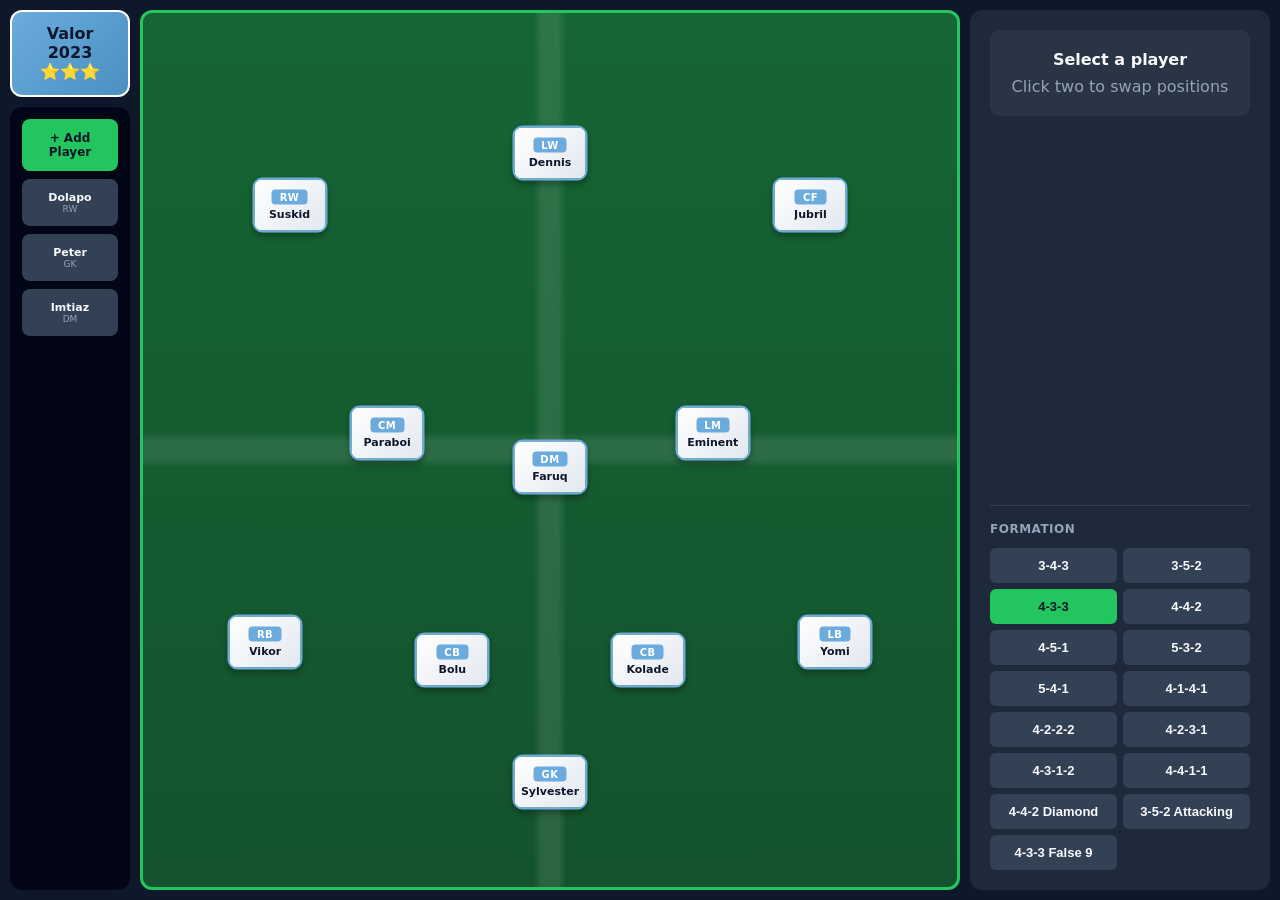
<file: index.html>
<!-- index.html -->
<!DOCTYPE html>
<html lang="en">
<html lang="en">
<head>
  <meta charset="UTF-8">
  <meta name="viewport" content="width=device-width, initial-scale=1.0">
  <title>Luviko</title>
  <link rel="stylesheet" href="style.css">
</head>
<body>
  <div id="app">
    <div id="sidebar-left">
      <div class="squad-header">
        <div class="squad-title" contenteditable="true" id="squad-name" spellcheck="false">Squad Name</div>
        <!-- div class="hint"></div-->
      </div>
      <div id="subs">
        <div class="sub add-btn" onclick="openModal('add')">+ Add Player</div>
      </div>
    </div>
    
    <div id="pitch"></div>
    
    <div id="panel">
      <div id="player-details">
        <div class="empty-state">
          <div class="hint-large">Select a player</div>
          <div class="hint-small">Click two to swap positions</div>
        </div>
      </div>
      
      <div id="swap-section" class="hidden">
        <div class="swap-preview">
          <div id="swap-p1"></div>
          <span class="swap-arrow">⇄</span>
          <div id="swap-p2"></div>
        </div>
        <button class="btn-swap" onclick="executeSwap()">Confirm Swap</button>
        <button class="btn-cancel" onclick="clearSelection()">Cancel</button>
      </div>
      
      <div class="formations">
        <h4>Formation</h4>
        <div class="formation-grid" id="formation-list"></div>
      </div>
    </div>
  </div>
  
  <!-- Modal -->
  <div id="modal" class="modal hidden">
    <div class="modal-content">
      <div class="modal-header">
        <h3 id="modal-title">Add Player</h3>
        <button class="modal-close" onclick="closeModal()">&times;</button>
      </div>
      <div class="modal-body">
        <div class="form-group">
          <label>Player Name</label>
          <input type="text" id="input-name" placeholder="e.g. Lionel Messi" autocomplete="off">
        </div>
        <div class="form-group">
          <label>Position</label>
          <select id="input-role">
            <option value="GK">GK - Goalkeeper</option>
            <option value="CB">CB - Center Back</option>
            <option value="LB">LB - Left Back</option>
            <option value="RB">RB - Right Back</option>
            <option value="LWB">LWB - Left Wing Back</option>
            <option value="RWB">RWB - Right Wing Back</option>
            <option value="CDM">DM - Defensive Mid</option>
            <option value="CM">CM - Central Mid</option>
            <option value="CAM">CAM - Attacking Mid</option>
            <option value="LM">LM - Left Mid</option>
            <option value="RM">RM - Right Mid</option>
            <option value="LW">LW - Left Winger</option>
            <option value="RW">RW - Right Winger</option>
            <option value="ST">ST - Striker</option>
            <option value="CF">CF - Center Forward</option>
          </select>
        </div>
      </div>
      <div class="modal-footer">
        <button class="btn-secondary" onclick="closeModal()">Cancel</button>
        <button class="btn-primary" onclick="savePlayer()">Save</button>
      </div>
    </div>
  </div>
  
  <script src="app.js"></script>
</body>
</html>
</file>
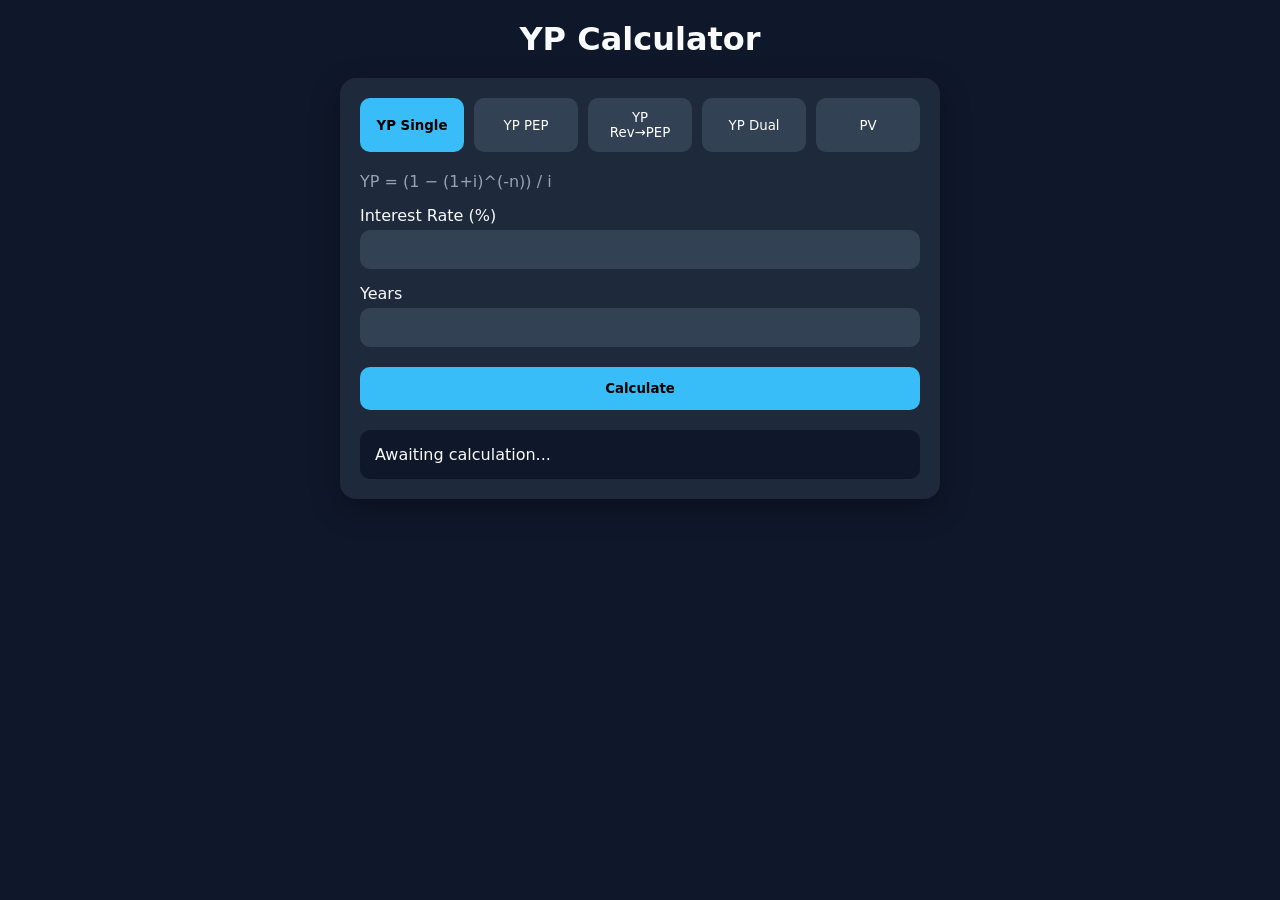
<file: yp.html>
<!DOCTYPE html>
<html lang="en">
<head>
<meta charset="UTF-8">
<meta name="viewport" content="width=device-width, initial-scale=1.0">

<title>YP Calculator</title>

<style>
:root{
    --bg:#0f172a;
    --card:#1e293b;
    --accent:#38bdf8;
    --text:#f8fafc;
    --muted:#94a3b8;
}

*{
    margin:0;
    padding:0;
    box-sizing:border-box;
    font-family:system-ui,sans-serif;
}

body{
    background:var(--bg);
    color:var(--text);
    padding:20px;
}

.container{
    max-width:600px;
    margin:auto;
}

.title{
    text-align:center;
    margin-bottom:20px;
}

.card{
    background:var(--card);
    border-radius:16px;
    padding:20px;
    box-shadow:0 10px 30px rgba(0,0,0,.3);
}

.tabs{
    display:flex;
    gap:10px;
    margin-bottom:20px;
}

.tab{
    flex:1;
    padding:12px;
    border:none;
    border-radius:10px;
    background:#334155;
    color:white;
    cursor:pointer;
}

.tab.active{
    background:var(--accent);
    color:black;
    font-weight:bold;
}

.section{
    display:none;
}

.section.active{
    display:block;
}

label{
    display:block;
    margin-top:15px;
    margin-bottom:5px;
}

input{
    width:100%;
    padding:12px;
    border:none;
    border-radius:10px;
    background:#334155;
    color:white;
}

button.calc{
    width:100%;
    margin-top:20px;
    padding:14px;
    border:none;
    border-radius:10px;
    background:var(--accent);
    color:black;
    font-weight:bold;
    cursor:pointer;
}

.result{
    margin-top:20px;
    background:#0f172a;
    padding:15px;
    border-radius:10px;
}

.formula{
    color:var(--muted);
    margin-bottom:10px;
}
</style>
</head>
<body>

<div class="container">

<h1 class="title">YP Calculator</h1>

<div class="card">

<div class="tabs">
    <button class="tab active" onclick="showTab('single',this)">
        YP Single
    </button>

    <button class="tab" onclick="showTab('pep',this)">
        YP PEP
    </button>
    <button class="tab" onclick="showTab('revpep',this)">
        YP Rev→PEP
    </button>
    <button class="tab" onclick="showTab('dual',this)">
        YP Dual
    </button>

    <button class="tab" onclick="showTab('pv',this)">
        PV
    </button>
</div>

<!-- SINGLE RATE -->
<div class="section active" id="single">

<div class="formula">
YP = (1 − (1+i)^(-n)) / i
</div>

<label>Interest Rate (%)</label>
<input type="number" id="srRate">

<label>Years</label>
<input type="number" id="srYears">

<button class="calc" onclick="calcSingle()">
Calculate
</button>

<div class="result" id="singleResult">
Awaiting calculation...
</div>

</div>

<!-- PEP -->
<div class="section" id="pep">

<div class="formula">
YP = 1 / i
</div>

<label>Interest Rate (%)</label>
<input type="number" id="pepRate">

<button class="calc" onclick="calcPep()">
Calculate
</button>

<div class="result" id="pepResult">
Awaiting calculation...
</div>

</div>

<!-- Rev PEP-->
<div class="section" id="revpep">

    <div class="formula">
        YP = 1 / Ai
    </div>

    <label>Interest Rate (%)</label>
    <input type="number" id="revRate">

    <label>Years</label>
    <input type="number" id="revYears">

    <button class="calc" onclick="calcRevPep()">
        Calculate
    </button>

    <div class="result" id="revResult">
        Awaiting calculation...
    </div>

</div>

<div class="section" id="dual">

<div class="formula">
YP = 1 / ( i + SF )
</div>

<label>Yield Rate (%)</label>
<input type="number" id="dualYield">

<label>Sinking Fund Rate (%)</label>
<input type="number" id="dualSfRate">

<label>Years</label>
<input type="number" id="dualYears">

<button class="calc" onclick="calcDual()">
Calculate
</button>

<div class="result" id="dualResult">
Awaiting calculation...
</div>

</div>

<div class="section" id="pv">

<div class="formula">
PV = 1 / (1+i)^n
</div>

<label>Interest Rate (%)</label>
<input type="number" id="pvRate">

<label>Years</label>
<input type="number" id="pvYears">

<button class="calc" onclick="calcPV()">
Calculate
</button>

<div class="result" id="pvResult">
Awaiting calculation...
</div>

</div>
</div>

</div>

<script>

function showTab(id,btn){

document
.querySelectorAll('.section')
.forEach(sec=>sec.classList.remove('active'));

document
.querySelectorAll('.tab')
.forEach(tab=>tab.classList.remove('active'));

document
.getElementById(id)
.classList.add('active');

btn.classList.add('active');
}

function calcSingle(){

let rate =
parseFloat(document.getElementById('srRate').value);

let years =
parseFloat(document.getElementById('srYears').value);

if(!rate || !years){
alert("Enter valid values");
return;
}

let i = rate/100;

let yp =
(1 - Math.pow(1+i,-years))/i;

document.getElementById('singleResult').innerHTML = `
<b>YP Single Rate</b><br><br>

Rate: ${rate}%<br>
Years: ${years}<br><br>

Result:<br>
<h2>${yp.toFixed(4)}</h2>
`;
}

function calcPep(){

let rate =
parseFloat(document.getElementById('pepRate').value);

if(!rate){
alert("Enter valid rate");
return;
}

let i = rate/100;

let yp = 1/i;

document.getElementById('pepResult').innerHTML = `
<b>YP Perpetuity</b><br><br>

Rate: ${rate}%<br><br>

Result:<br>
<h2>${yp.toFixed(4)}</h2>
`;
}

function calcRevPep(){

    let rate =
    parseFloat(document.getElementById('revRate').value);

    let years =
    parseFloat(document.getElementById('revYears').value);

    if(!rate || !years){
        alert("Enter valid values");
        return;
    }

    let i = rate / 100;

    let A = Math.pow(1 + i, years);

    let Ai = A * i;

    let yp = 1 / Ai;

    document.getElementById('revResult').innerHTML = `
        <b>YP Reversionary to Perpetuity</b><br><br>

        Interest Rate: ${rate}%<br>
        Years: ${years}<br><br>

        A = (1+i)<sup>n</sup> = ${A.toFixed(6)}<br>
        Ai = A × i = ${Ai.toFixed(6)}<br><br>

        <b>YP = 1/Ai</b><br>

        <h2>${yp.toFixed(4)}</h2>
    `;
}

function calcDual(){

let yieldRate =
parseFloat(document.getElementById('dualYield').value);

let sfRate =
parseFloat(document.getElementById('dualSfRate').value);

let years =
parseFloat(document.getElementById('dualYears').value);

if(!yieldRate || !sfRate || !years){
alert("Enter valid values");
return;
}

let i = yieldRate / 100;

let s = sfRate / 100;

let sf =
s / (Math.pow(1+s, years)-1);

let yp =
1 / (i + sf);

document.getElementById('dualResult').innerHTML = `
<b>YP Dual Rate</b><br><br>

Yield Rate: ${yieldRate}%<br>
Sinking Fund Rate: ${sfRate}%<br>
Years: ${years}<br><br>

SF = ${sf.toFixed(6)}<br><br>

<h2>${yp.toFixed(4)}</h2>
`;
}

function calcPV(){

let rate =
parseFloat(document.getElementById('pvRate').value);

let years =
parseFloat(document.getElementById('pvYears').value);

if(!rate || !years){
alert("Enter valid values");
return;
}

let i = rate / 100;

let pv =
1 / Math.pow(1+i, years);

document.getElementById('pvResult').innerHTML = `
<b>Present Value</b><br><br>

Rate: ${rate}%<br>
Years: ${years}<br><br>

<h2>${pv.toFixed(6)}</h2>
`;
}

</script>

</body>
</html>
</file>
<file: style.css>
/* style.css */
:root {
  --pitch-green: #166534;
  --pitch-dark: #14532d;
  --accent: #22c55e;
  --accent-light: #4ade80;
  --panel-bg: #1e293b;
  --card-bg: #e2e8f0;
  --danger: #ef4444;
  --text: #f8fafc;
  --text-muted: #94a3b8;
  --gold: #fbbf24;
  --argentina-blue: #6babdd;
  --argentina-white: #ffffff;
}

* {
  box-sizing: border-box;
}

body {
  margin: 0;
  font-family: system-ui, -apple-system, sans-serif;
  background: #0f172a;
  color: var(--text);
  overflow: hidden;
}

#app {
  display: flex;
  height: 100vh;
  gap: 10px;
  padding: 10px;
}

/* LEFT SIDEBAR */
#sidebar-left {
  width: 120px;
  display: flex;
  flex-direction: column;
  gap: 10px;
}

.squad-header {
  background: linear-gradient(135deg, var(--argentina-blue), #4a90c2);
  border-radius: 12px;
  padding: 12px;
  text-align: center;
  border: 2px solid var(--argentina-white);
}

.squad-title {
  font-size: 16px;
  font-weight: 800;
  color: #0f172a;
  outline: none;
  border-bottom: 2px dashed transparent;
  transition: border-color 0.2s;
  word-break: break-word;
}

.squad-title:hover {
  border-bottom-color: rgba(0,0,0,0.3);
}

.squad-title:focus {
  border-bottom-color: #0f172a;
}

.hint {
  font-size: 9px;
  color: rgba(0,0,0,0.7);
  margin-top: 6px;
  font-weight: 600;
}

/* SUBS */
#subs {
  flex: 1;
  background: #020617;
  border-radius: 12px;
  padding: 12px;
  display: flex;
  flex-direction: column;
  gap: 8px;
  overflow-y: auto;
}

.sub {
  background: #334155;
  padding: 10px;
  border-radius: 8px;
  text-align: center;
  cursor: pointer;
  transition: all 0.15s;
  border: 2px solid transparent;
  flex-shrink: 0;
}

.sub:hover {
  background: #475569;
  transform: translateX(3px);
}

.sub.selected {
  border-color: var(--danger);
  background: #1e293b;
}

.sub.add-btn {
  background: var(--accent);
  color: #0f172a;
  font-weight: 800;
  font-size: 12px;
}

.sub .name {
  font-size: 11px;
  font-weight: 600;
  overflow: hidden;
  text-overflow: ellipsis;
  white-space: nowrap;
}

.sub .role {
  font-size: 9px;
  color: var(--text-muted);
  text-transform: uppercase;
}

/* PITCH */
#pitch {
  flex: 2;
  position: relative;
  background: linear-gradient(to bottom, var(--pitch-green), var(--pitch-dark));
  border: 3px solid var(--accent);
  border-radius: 12px;
  overflow: hidden;
}

#pitch::before {
  content: '';
  position: absolute;
  inset: 0;
  background: 
    linear-gradient(to bottom, transparent 48%, rgba(255,255,255,0.1) 49%, rgba(255,255,255,0.1) 51%, transparent 52%),
    linear-gradient(to right, transparent 48%, rgba(255,255,255,0.1) 49%, rgba(255,255,255,0.1) 51%, transparent 52%);
  pointer-events: none;
}

/* PLAYER CARDS */
.player {
  position: absolute;
  width: 75px;
  height: 55px;
  background: linear-gradient(135deg, var(--argentina-white), #e2e8f0);
  color: #0f172a;
  border-radius: 10px;
  display: flex;
  flex-direction: column;
  align-items: center;
  justify-content: center;
  cursor: pointer;
  transition: all 0.2s ease;
  box-shadow: 0 4px 6px rgba(0,0,0,0.3);
  transform: translate(-50%, -50%);
  user-select: none;
  border: 2px solid var(--argentina-blue);
}

.player:hover {
  transform: translate(-50%, -50%) scale(1.08);
  box-shadow: 0 8px 12px rgba(0,0,0,0.4);
  z-index: 10;
}

.player.selected {
  border-color: var(--danger);
  box-shadow: 0 0 20px rgba(239, 68, 68, 0.6);
}

.player .role {
  font-size: 10px;
  font-weight: 800;
  text-transform: uppercase;
  background: var(--argentina-blue);
  color: white;
  padding: 2px 8px;
  border-radius: 4px;
  margin-bottom: 3px;
  letter-spacing: 0.5px;
}

.player .name {
  font-size: 11px;
  font-weight: 700;
  max-width: 65px;
  overflow: hidden;
  text-overflow: ellipsis;
  white-space: nowrap;
  text-align: center;
}

/* PANEL */
#panel {
  width: 300px;
  background: var(--panel-bg);
  border-radius: 12px;
  padding: 20px;
  display: flex;
  flex-direction: column;
  gap: 16px;
  overflow-y: auto;
}

#player-details {
  background: rgba(255,255,255,0.05);
  border-radius: 10px;
  padding: 20px;
}

.empty-state {
  text-align: center;
  color: var(--text-muted);
}

.hint-large {
  font-size: 16px;
  font-weight: 600;
  margin-bottom: 8px;
  color: var(--text);
}

.hint-small {
  font-size: px;
}

.player-card-large {
  text-align: center;
}

.player-card-large .role-badge {
  display: inline-block;
  background: var(--argentina-blue);
  color: white;
  padding: 6px 16px;
  border-radius: 20px;
  font-size: 12px;
  font-weight: 800;
  text-transform: uppercase;
  margin-bottom: 12px;
  letter-spacing: 1px;
}

.player-card-large .name {
  font-size: 24px;
  font-weight: 800;
  margin-bottom: 8px;
  word-break: break-word;
  color: var(--text);
}

.status-badge {
  display: inline-block;
  background: rgba(255,255,255,0.1);
  padding: 4px 12px;
  border-radius: 12px;
  font-size: 11px;
  color: var(--text-muted);
  margin-bottom: 20px;
  text-transform: uppercase;
  font-weight: 600;
}

.player-actions {
  display: flex;
  gap: 8px;
}

.player-actions button {
  flex: 1;
  padding: 12px;
  border: none;
  border-radius: 8px;
  font-weight: 700;
  cursor: pointer;
  transition: all 0.2s;
  font-size: 13px;
}

.btn-edit {
  background: var(--argentina-blue);
  color: white;
}

.btn-delete {
  background: var(--danger);
  color: white;
}

.player-actions button:hover {
  transform: translateY(-2px);
  box-shadow: 0 4px 8px rgba(0,0,0,0.3);
}

/* SWAP SECTION */
#swap-section {
  background: rgba(34, 197, 94, 0.1);
  border: 2px solid var(--accent);
  border-radius: 10px;
  padding: 16px;
}

.swap-preview {
  display: flex;
  align-items: center;
  justify-content: space-between;
  margin-bottom: 12px;
}

.swap-preview > div {
  flex: 1;
  text-align: center;
  font-size: 13px;
  background: rgba(0,0,0,0.2);
  padding: 10px;
  border-radius: 8px;
  margin: 0 4px;
}

.swap-preview .name {
  font-weight: 700;
  color: var(--text);
  font-size: 14px;
  margin-bottom: 4px;
}

.swap-preview .role {
  font-size: 10px;
  color: var(--text-muted);
  text-transform: uppercase;
}

.swap-arrow {
  font-size: 28px;
  color: var(--accent);
  font-weight: 800;
}

.btn-swap {
  width: 100%;
  padding: 14px;
  background: var(--accent);
  color: #0f172a;
  border: none;
  border-radius: 8px;
  font-weight: 800;
  cursor: pointer;
  margin-bottom: 8px;
  font-size: 14px;
  transition: all 0.2s;
}

.btn-swap:hover {
  background: var(--accent-light);
  transform: translateY(-1px);
}

.btn-cancel {
  width: 100%;
  padding: 10px;
  background: transparent;
  color: var(--text-muted);
  border: 1px solid #334155;
  border-radius: 6px;
  cursor: pointer;
  font-weight: 600;
}

/* FORMATIONS */
.formations {
  margin-top: auto;
  border-top: 1px solid #334155;
  padding-top: 16px;
}

.formations h4 {
  margin: 0 0 12px 0;
  color: var(--text-muted);
  font-size: 12px;
  text-transform: uppercase;
  letter-spacing: 0.5px;
}

.formation-grid {
  display: grid;
  grid-template-columns: 1fr 1fr;
  gap: 6px;
}

.formations button {
  width: 100%;
  padding: 10px;
  background: #334155;
  color: var(--text);
  border: none;
  border-radius: 6px;
  cursor: pointer;
  font-weight: 700;
  transition: all 0.2s;
  font-size: 13px;
}

.formations button:hover {
  background: #475569;
}

.formations button.active {
  background: var(--accent);
  color: #0f172a;
}

/* MODAL */
.modal {
  position: fixed;
  inset: 0;
  background: rgba(0,0,0,0.8);
  display: flex;
  align-items: center;
  justify-content: center;
  z-index: 100;
  backdrop-filter: blur(4px);
}

.modal-content {
  background: var(--panel-bg);
  border-radius: 12px;
  width: 90%;
  max-width: 400px;
  border: 1px solid #334155;
  box-shadow: 0 20px 40px rgba(0,0,0,0.5);
}

.modal-header {
  display: flex;
  justify-content: space-between;
  align-items: center;
  padding: 20px;
  border-bottom: 1px solid #334155;
}

.modal-header h3 {
  margin: 0;
  font-size: 18px;
}

.modal-close {
  background: none;
  border: none;
  color: var(--text-muted);
  font-size: 24px;
  cursor: pointer;
  padding: 0;
  width: 32px;
  height: 32px;
  display: flex;
  align-items: center;
  justify-content: center;
  border-radius: 6px;
}

.modal-close:hover {
  background: #334155;
  color: var(--text);
}

.modal-body {
  padding: 20px;
}

.form-group {
  margin-bottom: 16px;
}

.form-group label {
  display: block;
  margin-bottom: 6px;
  font-size: 13px;
  font-weight: 600;
  color: var(--text-muted);
  text-transform: uppercase;
}

.form-group input,
.form-group select {
  width: 100%;
  padding: 12px;
  border: 1px solid #334155;
  border-radius: 8px;
  background: #0f172a;
  color: var(--text);
  font-size: 15px;
  font-family: inherit;
}

.form-group input:focus,
.form-group select:focus {
  outline: none;
  border-color: var(--accent);
}

.modal-footer {
  display: flex;
  gap: 10px;
  padding: 20px;
  border-top: 1px solid #334155;
}

.modal-footer button {
  flex: 1;
  padding: 12px;
  border: none;
  border-radius: 8px;
  font-weight: 700;
  cursor: pointer;
  font-size: 14px;
  transition: all 0.2s;
}

.btn-secondary {
  background: #334155;
  color: var(--text);
}

.btn-primary {
  background: var(--accent);
  color: #0f172a;
}

.modal-footer button:hover {
  transform: translateY(-1px);
}

.hidden {
  display: none !important;
}

/* RESPONSIVE */
@media (max-width: 768px) {
  #app {
    flex-direction: column;
  }
  
  #sidebar-left {
    width: 100%;
    flex-direction: row;
    height: auto;
  }
  
  .squad-header {
    width: 140px;
    flex-shrink: 0;
  }
  
  #subs {
    flex-direction: row;
    height: 80px;
    overflow-x: auto;
    overflow-y: hidden;
    flex: 1;
  }
  
  .sub {
    min-width: 80px;
    flex-shrink: 0;
  }
  
  #pitch {
    height: 45vh;
  }
  
  #panel {
    width: 100%;
    max-height: 25vh;
  }
  
  .formation-grid {
    grid-template-columns: repeat(3, 1fr);
  }
}
</file>
